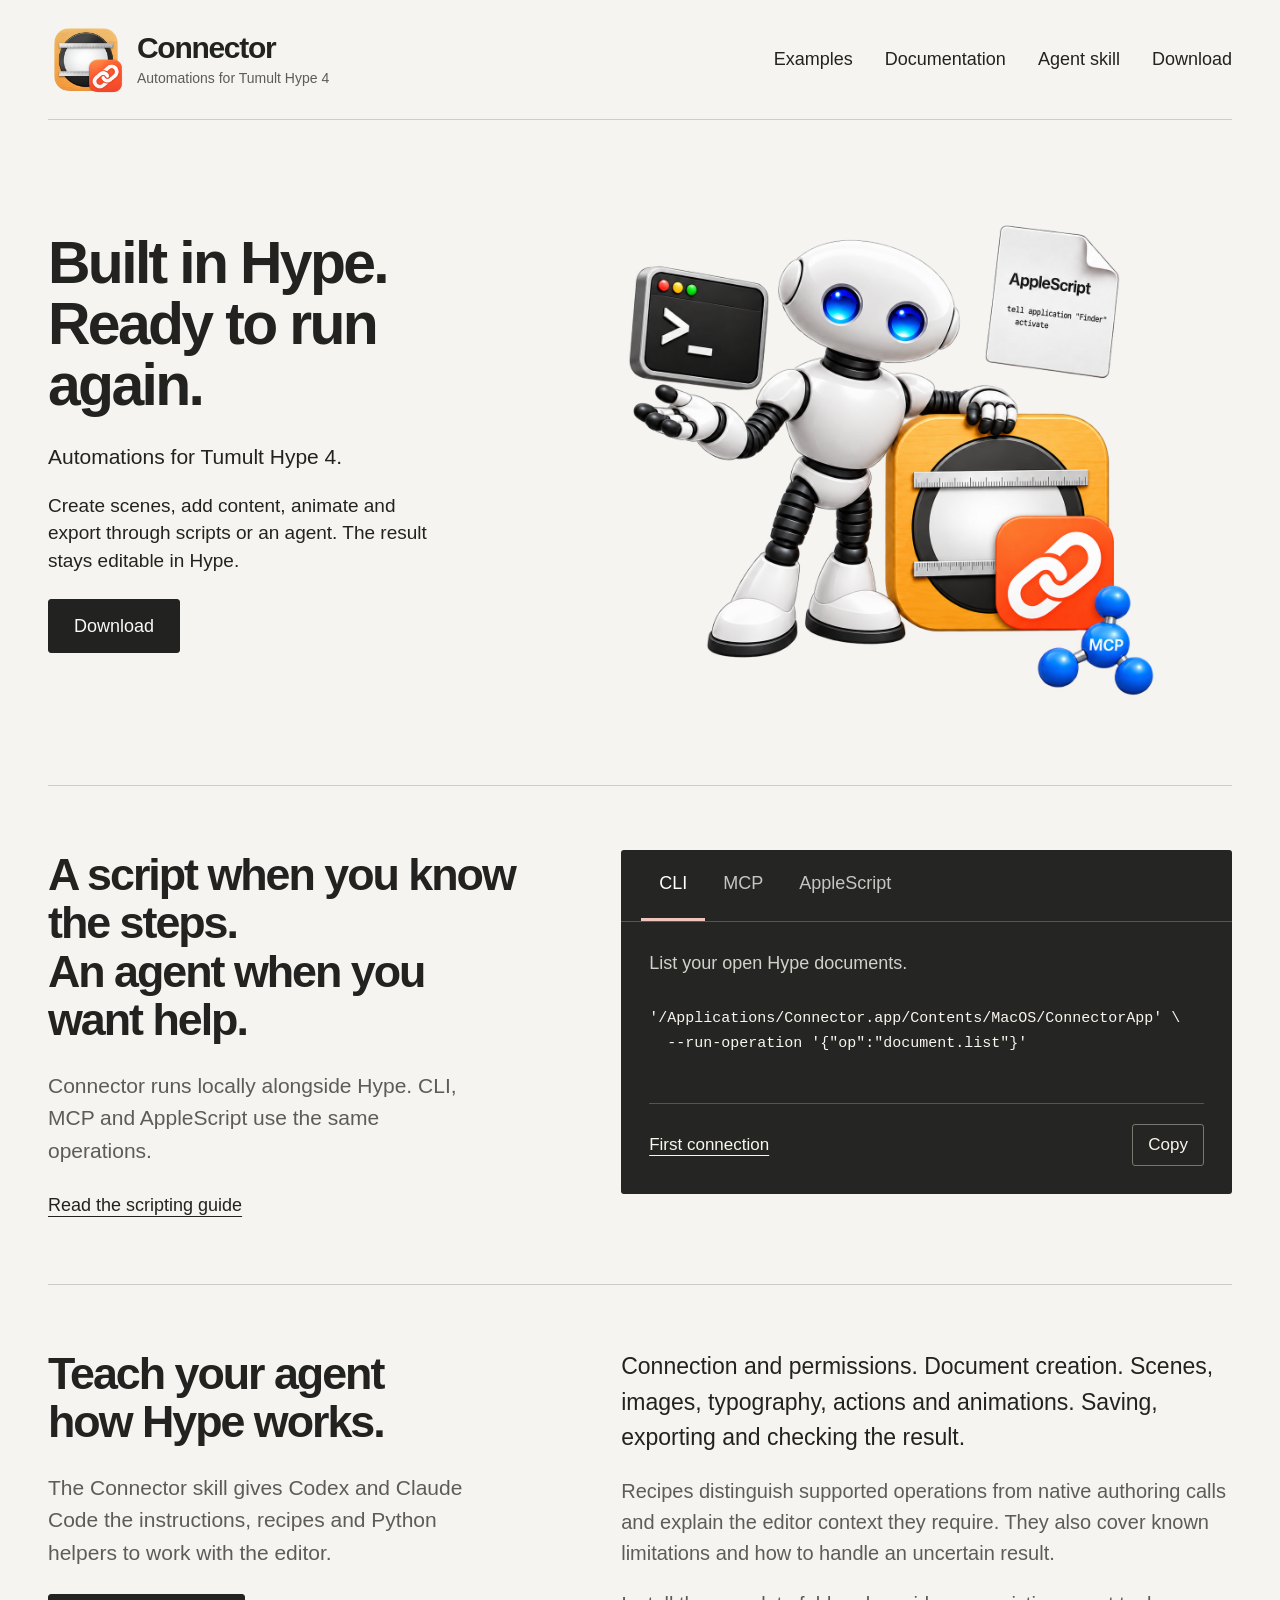
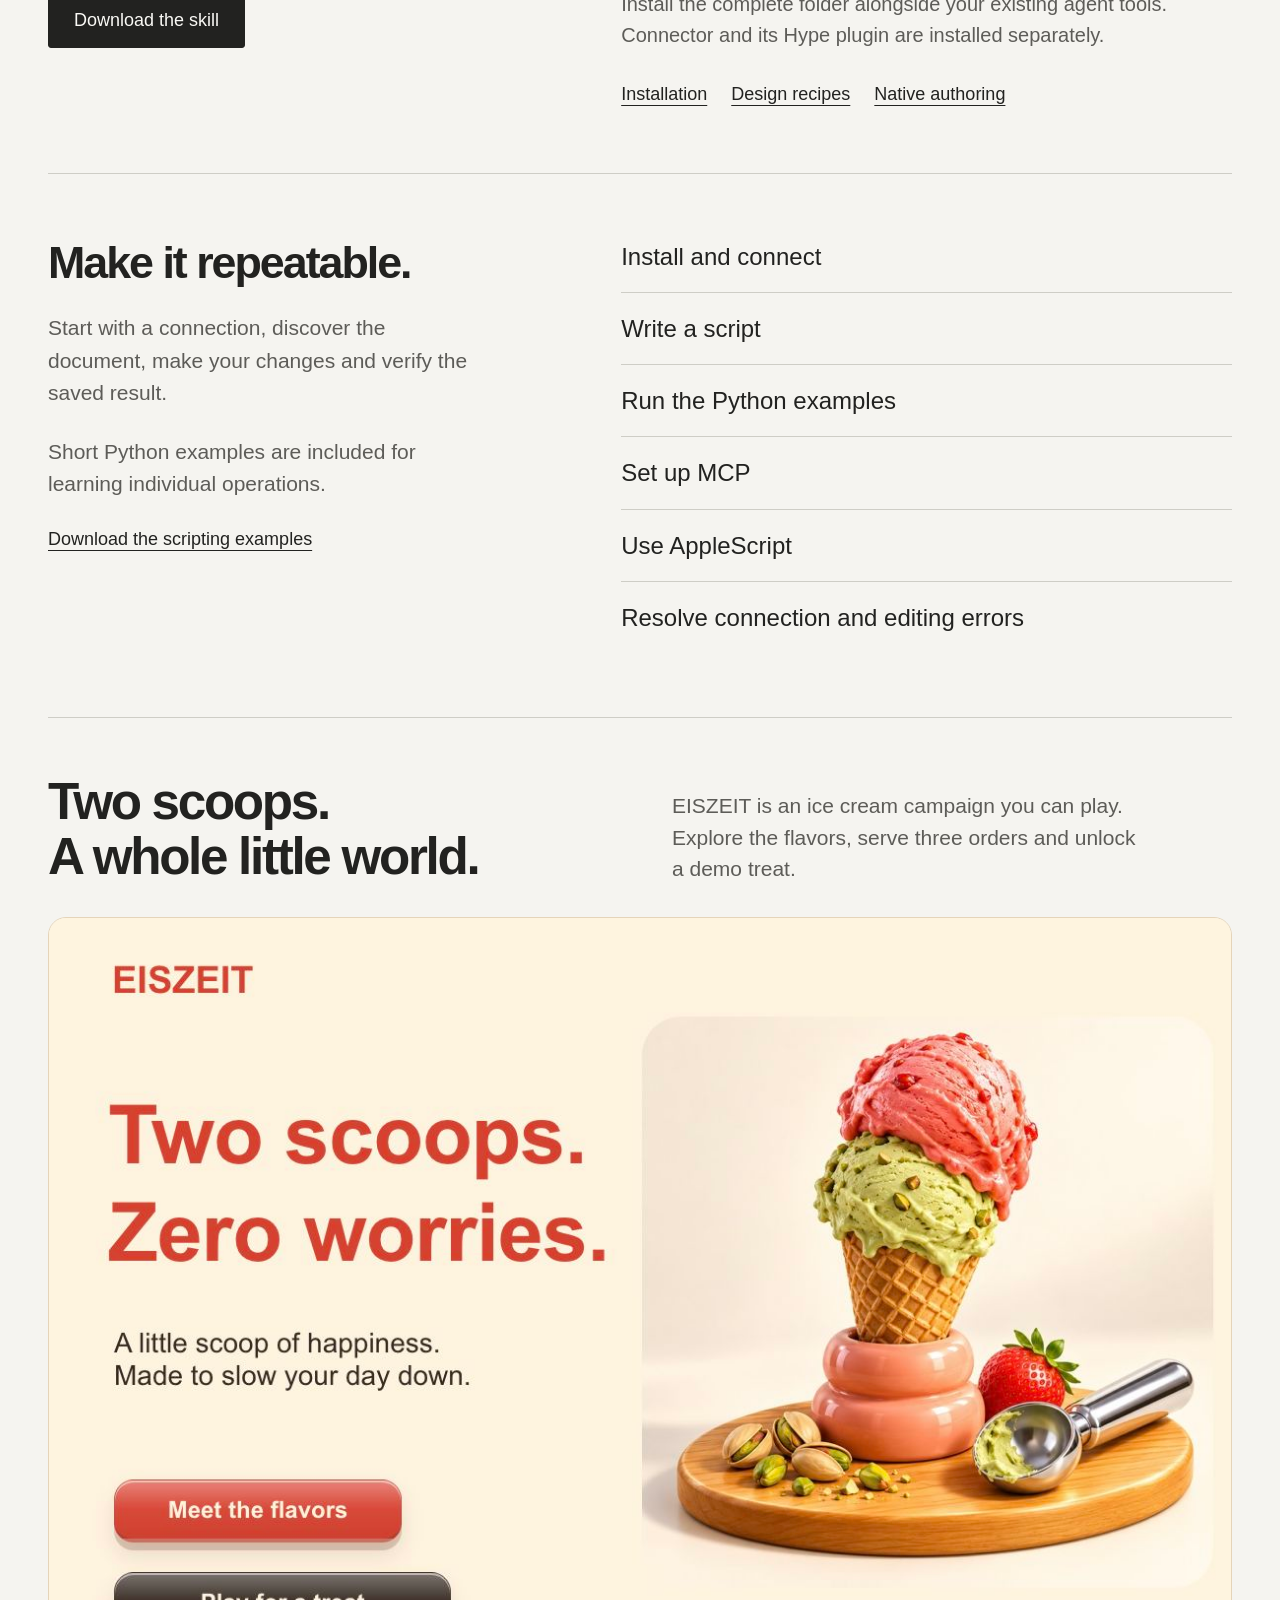
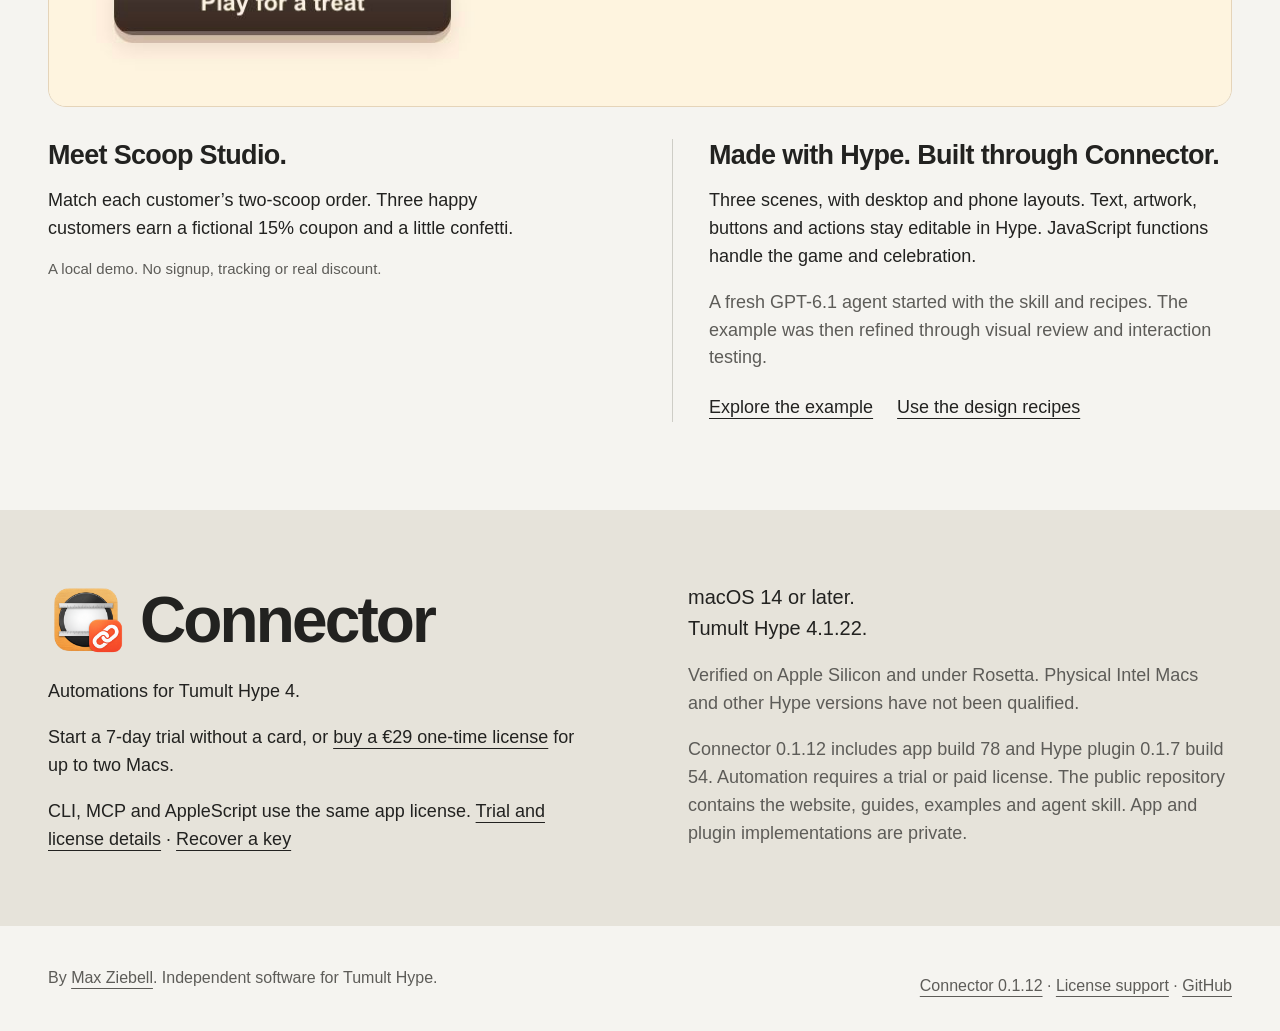
<file: site/index.html>
<!doctype html>
<html lang="en">
<head>
  <meta charset="utf-8">
  <meta name="viewport" content="width=device-width, initial-scale=1">
  <meta name="theme-color" content="#f5f4f0">
  <meta name="description" content="Build editable Hype documents with scripts or agents. Connector brings local CLI, AppleScript and MCP automation to Tumult Hype 4.">
  <meta property="og:title" content="Connector — Automations for Tumult Hype 4">
  <meta property="og:description" content="Built in Hype. Ready to run again. Local scripting and agent tools for editable documents.">
  <meta property="og:type" content="website">
  <meta property="og:url" content="https://worldoptimizer.github.io/hype-connector/">
  <!--SHARE_METADATA-->
  <title>Connector — Automations for Tumult Hype 4</title>
  <link rel="icon" href="assets/connector-app-icon.png" type="image/png">
  <link rel="stylesheet" href="assets/style.css">
  <link rel="stylesheet" href="assets/connector-brand.css">
  <script src="assets/site.js" defer></script>
</head>
<body>
<a class="skip" href="#main">Skip to content</a>
<!--PREVIEW_NOTICE-->
<header class="site-header wrap">
  <a class="brand" href="./"><img src="assets/connector-app-icon.png" width="76" height="76" alt=""><span class="brand-copy"><span>Connector</span><span class="brand-tagline">Automations for Tumult Hype 4</span></span></a>
  <nav aria-label="Main navigation"><a href="#examples">Examples</a><a href="guides/getting-started.html">Documentation</a><a href="guides/agent-skill.html">Agent skill</a><a href="#download">Download</a></nav>
</header>
<main id="main">
  <section class="hero wrap" aria-labelledby="hero-title"><div class="hero-copy"><h1 id="hero-title">Built in Hype.<br>Ready to run again.</h1><div class="hero-intro"><p>Automations for Tumult Hype 4.</p><p>Create scenes, add content, animate and export through scripts or an agent. The result stays editable in Hype.</p><a class="button" href="#download">Download</a></div></div><img class="hero-art" src="assets/connector-hero-v1.png" alt="Connector robot presenting CLI, AppleScript and MCP around the Connector app icon" width="1280" height="1280" fetchpriority="high"></section>



  <section class="section wrap split" id="workflows" aria-labelledby="workflows-title">
    <div class="section-intro"><h2 id="workflows-title">A script when you know the steps.<br>An agent when you want help.</h2><p>Connector runs locally alongside Hype. CLI, MCP and AppleScript use the same operations.</p><a href="guides/scripting.html">Read the scripting guide</a></div>
    <div class="code-demo">
      <div class="code-tabs" role="tablist" aria-label="Choose an interface">
        <button id="tab-cli" role="tab" aria-selected="true" aria-controls="panel-cli" data-tab="cli">CLI</button>
        <button id="tab-mcp" role="tab" aria-selected="false" aria-controls="panel-mcp" tabindex="-1" data-tab="mcp">MCP</button>
        <button id="tab-applescript" role="tab" aria-selected="false" aria-controls="panel-applescript" tabindex="-1" data-tab="applescript">AppleScript</button>
      </div>
      <div class="code-panel" id="panel-cli" role="tabpanel" aria-labelledby="tab-cli" tabindex="0">
        <p>List your open Hype documents.</p>
        <pre><code>'/Applications/Connector.app/Contents/MacOS/ConnectorApp' \
  --run-operation '{"op":"document.list"}'</code></pre>
        <div class="code-bottom"><a href="guides/getting-started.html">First connection</a><button class="copy-button" data-copy="panel-cli" aria-label="Copy CLI example">Copy</button></div>
      </div>
      <div class="code-panel" id="panel-mcp" role="tabpanel" aria-labelledby="tab-mcp" tabindex="0" hidden>
        <p>Connect an MCP client to the local app.</p>
        <pre><code>{
  "mcpServers": {
    "hype-connector": {
      "command": "/Applications/Connector.app/Contents/MacOS/ConnectorApp",
      "args": ["--mcp-stdio"]
    }
  }
}</code></pre>
        <div class="code-bottom"><a href="guides/mcp.html">MCP setup</a><button class="copy-button" data-copy="panel-mcp" aria-label="Copy MCP configuration">Copy</button></div>
      </div>
      <div class="code-panel" id="panel-applescript" role="tabpanel" aria-labelledby="tab-applescript" tabindex="0" hidden>
        <p>Find Hype sessions from Script Editor.</p>
        <pre><code>tell application "Connector"
    set responseJSON to perform operation "{\"op\":\"host.list\"}"
end tell</code></pre>
        <div class="code-bottom"><a href="guides/applescript.html">AppleScript guide</a><button class="copy-button" data-copy="panel-applescript" aria-label="Copy AppleScript example">Copy</button></div>
      </div>
    </div>
  </section>

  <section class="section wrap split" aria-labelledby="skill-title">
    <div class="section-intro"><h2 id="skill-title">Teach your agent<br>how Hype works.</h2><p>The Connector skill gives Codex and Claude Code the instructions, recipes and Python helpers to work with the editor.</p><a class="button" href="downloads/hype-connector-skill.zip" download>Download the skill</a></div>
    <div class="skill-content"><p>Connection and permissions. Document creation. Scenes, images, typography, actions and animations. Saving, exporting and checking the result.</p><p>Recipes distinguish supported operations from native authoring calls and explain the editor context they require. They also cover known limitations and how to handle an uncertain result.</p><p>Install the complete folder alongside your existing agent tools. Connector and its Hype plugin are installed separately.</p><div class="link-row"><a href="guides/agent-skill.html">Installation</a><a href="guides/skill-design.html">Design recipes</a><a href="guides/skill-native.html">Native authoring</a></div></div>
  </section>

  <section class="section wrap split" aria-labelledby="guides-title">
    <div class="section-intro"><h2 id="guides-title">Make it repeatable.</h2><p>Start with a connection, discover the document, make your changes and verify the saved result.</p><p>Short Python examples are included for learning individual operations.</p><a href="downloads/connector-examples.zip" download>Download the scripting examples</a></div>
    <nav class="guide-links" aria-label="Guides"><a href="guides/getting-started.html">Install and connect</a><a href="guides/scripting.html">Write a script</a><a href="guides/examples.html">Run the Python examples</a><a href="guides/mcp.html">Set up MCP</a><a href="guides/applescript.html">Use AppleScript</a><a href="guides/troubleshooting.html">Resolve connection and editing errors</a></nav>
  </section>

  <section class="showcase wrap" id="examples" aria-labelledby="showcase-title">
    <div class="showcase-heading"><h2 id="showcase-title">Two scoops.<br>A whole little world.</h2><p>EISZEIT is an ice cream campaign you can play. Explore the flavors, serve three orders and unlock a demo treat.</p></div>
    <a class="showcase-preview" href="demos/eiszeit/index.html" aria-label="Play EISZEIT, the ice cream campaign"><img class="showcase-image" src="assets/eiszeit-studio.png" width="1200" height="800" alt="EISZEIT: Two scoops. Zero worries. Strawberry and pistachio ice cream on a wooden plinth, with raised buttons to meet the flavors or play for a treat." loading="lazy"></a>
    <div class="showcase-details">
      <div class="showcase-play"><h3>Meet Scoop Studio.</h3><p>Match each customer’s two-scoop order. Three happy customers earn a fictional 15% coupon and a little confetti.</p><!--SHOWCASE_LINK--><p class="demo-note">A local demo. No signup, tracking or real discount.</p></div>
      <div class="showcase-making"><h3>Made with Hype. Built through Connector.</h3><p>Three scenes, with desktop and phone layouts. Text, artwork, buttons and actions stay editable in Hype. JavaScript functions handle the game and celebration.</p><p>A fresh GPT-6.1 agent started with the skill and recipes. The example was then refined through visual review and interaction testing.</p><div class="link-row"><a href="guides/examples.html">Explore the example</a><a href="guides/skill-design.html">Use the design recipes</a></div></div>
    </div>
  </section>
<section class="download-section" id="download" aria-labelledby="download-title"><div class="wrap download-layout"><div><div class="download-brand"><img src="assets/connector-app-icon.png" alt="" width="76" height="76"><h2 id="download-title">Connector</h2></div><p>Automations for Tumult Hype 4.</p><!--DOWNLOAD_BUTTON--><p>Start a 7-day trial without a card, or <a href="https://license.maxziebell.de/checkout">buy a €29 one-time license</a> for up to two Macs.</p><p>CLI, MCP and AppleScript use the same app license. <a href="guides/licensing.html">Trial and license details</a> · <a href="https://license.maxziebell.de/recover">Recover a key</a></p></div><div class="download-details"><p>macOS 14 or later.<br>Tumult Hype 4.1.22.</p><p>Verified on Apple Silicon and under Rosetta. Physical Intel Macs and other Hype versions have not been qualified.</p><p>Connector 0.1.12 includes app build 78 and Hype plugin 0.1.7 build 54. Automation requires a trial or paid license. The public repository contains the website, guides, examples and agent skill. App and plugin implementations are private.</p></div></div></section>
</main>
<footer class="footer wrap"><p>By <a href="https://github.com/worldoptimizer">Max Ziebell</a>. Independent software for Tumult Hype.</p><p><a href="guides/updates.html">Connector 0.1.12</a> · <a href="mailto:license@maxziebell.de">License support</a> · <a href="https://github.com/worldoptimizer/hype-connector">GitHub</a></p></footer>
<div class="copy-status sr-only" aria-live="polite"></div>
</body>
</html>
</file>
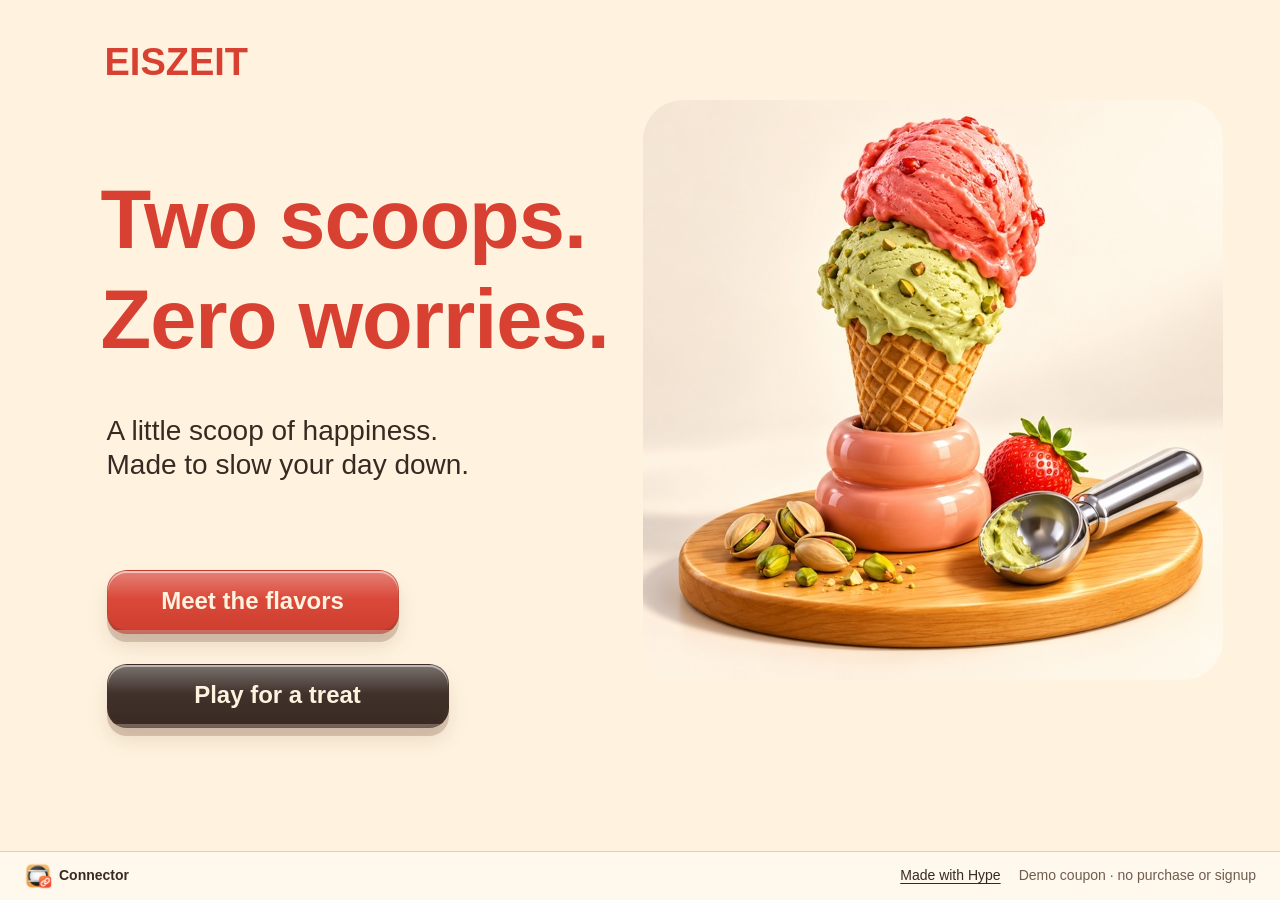
<file: site/demos/eiszeit/index.html>
<!doctype html>
<html lang="en">
<head>
<meta charset="utf-8"><meta name="viewport" content="width=device-width, initial-scale=1">
<title>EISZEIT · Scoop Studio — Made with Hype</title>
<meta name="description" content="Two scoops. Zero worries. Serve three ice cream orders and unlock a playful demo coupon. Made with Tumult Hype through Connector.">
<meta name="theme-color" content="#fff3df">
<link rel="icon" href="../../assets/connector-app-icon.png" type="image/png">
<style>
*{box-sizing:border-box}html,body{margin:0;height:100%;background:#fff3df;color:#382a23;font-family:-apple-system,BlinkMacSystemFont,"Helvetica Neue",Arial,sans-serif}
body{display:grid;grid-template-rows:minmax(0,1fr) auto;height:100svh}main{min-height:0;display:flex;justify-content:center}iframe{display:block;width:100%;height:100%;border:0}
footer{display:flex;align-items:center;justify-content:space-between;gap:16px;padding:10px 24px;border-top:1px solid #decfb7;font-size:14px;line-height:1.4;background:#fff8ec}
a{color:inherit;text-underline-offset:3px}a:hover{color:#b73529}a:focus-visible{outline:2px solid #b73529;outline-offset:4px}
.brand{display:inline-flex;align-items:center;gap:7px;font-weight:600;text-decoration:none}.brand img{width:28px;height:28px}footer p{margin:0}.credit{display:flex;align-items:center;gap:18px}.credit span{color:#705d4f}
@media(min-width:900px) and (min-height:600px){iframe{width:min(100%,calc((100svh - 50px)*1.5))}}
@media(max-width:540px){footer{padding:9px 14px;font-size:13px;gap:10px}.credit{gap:6px;align-items:flex-end;flex-direction:column}.credit span{font-size:12px}}
</style>
</head>
<body>
<main><iframe src="scene/index.html" title="EISZEIT: explore the flavors and serve three orders to earn a demo coupon" allow="clipboard-write"></iframe></main>
<footer><a class="brand" href="../../#examples"><img src="../../assets/connector-app-icon.png" alt="" width="28" height="28">Connector</a><p class="credit"><a href="https://tumult.com/hype/">Made with Hype</a><span>Demo coupon · no purchase or signup</span></p></footer>
</body></html>
</file>
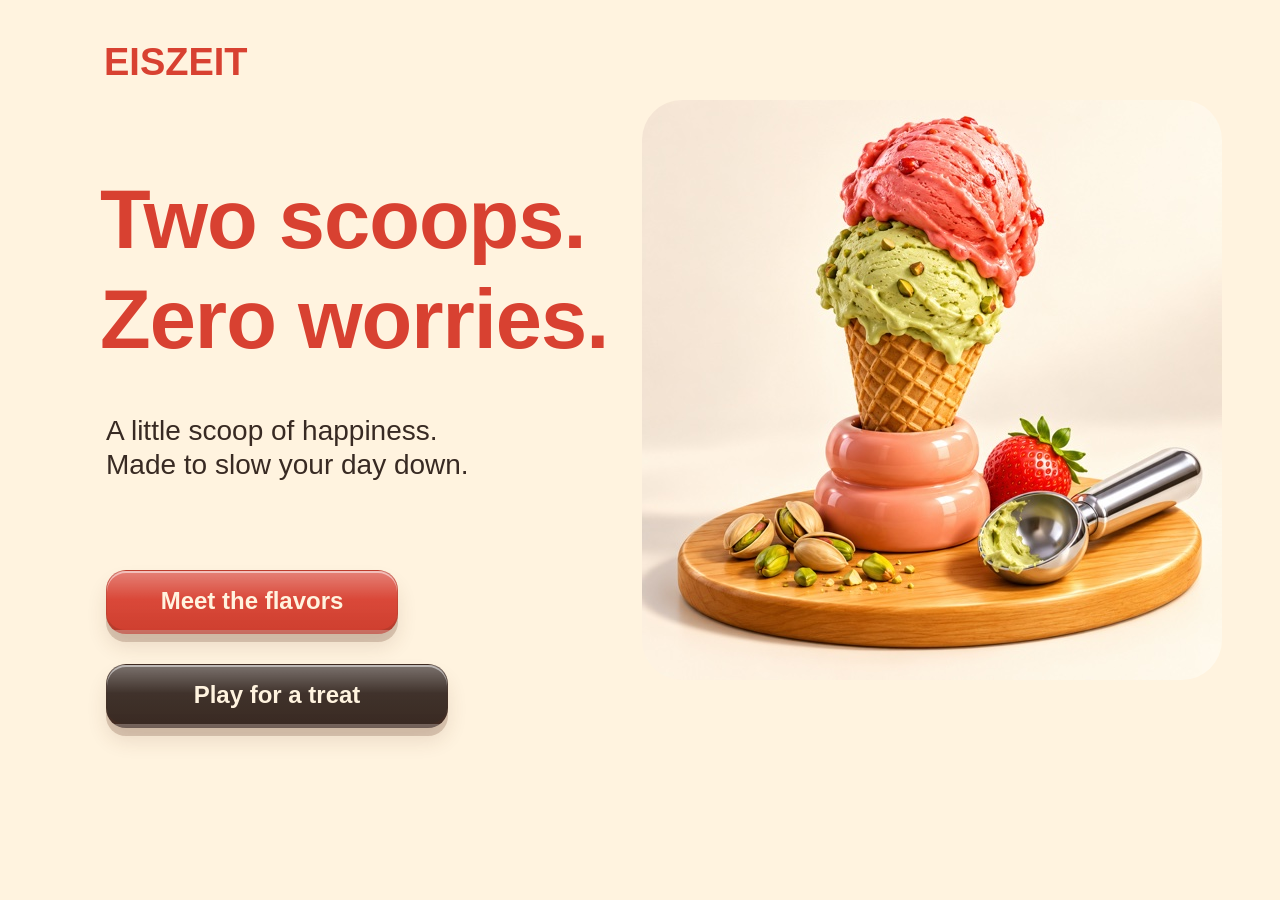
<file: site/demos/eiszeit/scene/index.html>
<!DOCTYPE html>
<html>
  <head>
	<meta http-equiv="Content-Type" content="text/html; charset=utf-8" />
	<meta http-equiv="X-UA-Compatible" content="chrome=1,IE=edge" />
	<title>index</title>
	<style>
		html {
			height:100%;
		}
		body {
			background-color:#FFF3DF;
			margin:0;
			height:100%;
		}
	</style>
	<!-- copy these lines to your document head: -->

	<meta name="viewport" content="user-scalable=yes, initial-scale=1.0, width=600" />
<title>EISZEIT · Scoop Studio</title><meta name="viewport" content="width=device-width, initial-scale=1"><style>
html,body{margin:0;background:#FFF3DF;color:#382A23}body{overflow-x:hidden}
[id^="ss-nav"],[id^="ss-pick"],#ss-serve,#ss-clear,[id^="ss-serve-"],[id^="ss-clear-"]{border-radius:18px!important;cursor:pointer!important;box-sizing:content-box!important;white-space:normal!important;transition:filter .15s,box-shadow .15s}
[role="button"]:hover{filter:brightness(.96)}[role="button"]:focus-visible{outline:4px solid #382A23!important;outline-offset:5px}
[id^="ss-hero"]{border-radius:40px!important;mix-blend-mode:multiply}
[id^="ss-bottom"],[id^="ss-top"]{pointer-events:none!important;transition:opacity .18s}
[id^="ss-feedback"],[id^="ss-order"]{white-space:normal!important;overflow-wrap:break-word}
@media(prefers-reduced-motion:reduce){*{transition:none!important;animation:none!important}}
</style><script>(function () {
  'use strict';
  var orders = [ ['Strawberry','Pistachio'], ['Vanilla','Vanilla'], ['Pistachio','Vanilla'] ];
  var guests = ['Mia', 'Sam', 'Alex'];
  var state = { order: 0, scoops: [], served: 0, done: false, message: 'Match the order. Any stacking order is fine.', couponMessage: 'Your demo code is ready to copy.' };
  var filters = {Vanilla:'none', Strawberry:'sepia(.4) saturate(1.55) hue-rotate(315deg)', Pistachio:'sepia(.4) saturate(1.1) hue-rotate(23deg)'};
  function all(id, fn) { document.querySelectorAll('[id="'+id+'"],[id="'+id+'-phone"]').forEach(fn); }
  function text(id, value) { all(id, function(n) { n.textContent = value; }); }
  function render() {
    text('ss-game-title',state.done ? 'Your treat is ready.' : 'Scoop. Serve. Get a treat.');
    text('ss-progress', state.done ? 'Three happy customers.' : 'Order '+(state.order+1)+' of 3');
    text('ss-guest', state.done ? 'Sweet work.' : guests[state.order]+' would love');
    text('ss-order', state.done ? 'You made everyone’s day.' : orders[state.order].join(' + '));
    text('ss-feedback',state.message);
    text('ss-count', state.done ? '3 / 3 served' : state.scoops.length+' / 2 scoops');
    text('ss-serve', state.done ? 'Play again' : 'Serve this cone');
    ['ss-progress','ss-guest','ss-order','ss-feedback','ss-count','ss-cone','ss-bottom','ss-top','ss-serve','ss-clear','ss-goal','ss-pick-vanilla','ss-pick-strawberry','ss-pick-pistachio'].forEach(function(id){all(id,function(n){n.style.setProperty('display',state.done?'none':(id==='ss-serve'||id==='ss-clear'||id.indexOf('ss-pick-')===0?'flex':'block'),'important');});});
    document.querySelectorAll('[id^="ss-coupon-"]').forEach(function(n){
      var button=n.id.indexOf('ss-coupon-copy')===0||n.id.indexOf('ss-coupon-replay')===0||n.id.indexOf('ss-coupon-back')===0;
      n.style.setProperty('display',state.done?(button?'flex':'block'):'none','important');n.style.opacity=state.done?'1':'0';
      n.setAttribute('aria-hidden',state.done?'false':'true');
    });
    text('ss-coupon-status',state.couponMessage);
    all('ss-nav-home-game',function(n){n.style.setProperty('display',state.done?'none':'flex','important');});
    ['bottom','top'].forEach(function(slot,i) { all('ss-'+slot,function(n) {
      n.style.opacity = state.scoops[i] ? '1':'0'; n.setAttribute('aria-hidden',state.scoops[i]?'false':'true');
      n.style.filter = filters[state.scoops[i]] || 'none';
      n.setAttribute('aria-label', state.scoops[i] ? state.scoops[i]+' scoop' : 'Empty scoop slot'); n.setAttribute('alt',state.scoops[i] ? state.scoops[i]+' scoop' : ''); n.setAttribute('title',state.scoops[i] ? state.scoops[i]+' scoop' : '');
    }); });
    if(activeDocument)fit(activeDocument);
    ['Vanilla','Strawberry','Pistachio'].forEach(function(flavor) { all('ss-pick-'+flavor.toLowerCase(),function(n) {
      n.setAttribute('aria-disabled',state.done ? 'true':'false');
    }); });
  }
  function reset() { state = {order:0,scoops:[],served:0,done:false,message:'Match the order. Any stacking order is fine.',couponMessage:'Your demo code is ready to copy.'}; render(); requestAnimationFrame(function(){window.scrollTo(0,0);all('ss-game-title',function(n){if(n.getBoundingClientRect().height){n.setAttribute('tabindex','-1');n.focus({preventScroll:true});}});}); }
  window.ScoopStudio = {
    pick:function(flavor) {
      if (state.done) { state.message='All orders served! Choose Play again for another round.'; render(); return; }
      if (state.scoops.length===2) {state.message='That’s a full cone. Serve it, or clear it to try again.'; render(); return;}
      state.scoops.push(flavor);
      state.message = state.scoops.length===2 ? 'Looking delicious. Ready to serve?' : 'One more scoop to make their day.';
      render();
    },
    serve:function() {
      if (state.done) { reset(); return; }
      if (state.scoops.length!==2) {state.message='This order needs two scoops. Add '+(2-state.scoops.length)+' more.'; render(); return;}
      if (state.scoops.slice().sort().join('|')!==orders[state.order].slice().sort().join('|')) {
        state.message='A little mix-up. Clear the cone and match the order above.'; render(); return;
      }
      state.served++;
      if (state.served===3) {state.done=true; state.message='Perfect service. Your demo treat is ready.';requestAnimationFrame(function(){window.scrollTo(0,0);all('ss-game-title',function(n){if(n.getBoundingClientRect().height){n.setAttribute('tabindex','-1');n.focus({preventScroll:true});}});});}
      else {state.scoops=[];state.order++;state.message='Lovely! Next customer, next little moment of joy.';}
      render();
    }, clear:function() {if (state.done) {reset();return;} state.scoops=[];state.message='A fresh cone. Match the customer’s two scoops.';render();},
    restart:reset,
    copyCode:function(){
      function manual(){
        state.couponMessage='Select and copy SCOOP15.';render();
        var code=Array.from(document.querySelectorAll('[id^="ss-coupon-code"]')).find(function(n){return n.getBoundingClientRect().height>0;});
        if(code){code.style.userSelect='text';var range=document.createRange();range.selectNodeContents(code);var selection=window.getSelection();selection.removeAllRanges();selection.addRange(range);}
      }
      if(navigator.clipboard&&navigator.clipboard.writeText){
        navigator.clipboard.writeText('SCOOP15').then(function(){state.couponMessage='Copied! SCOOP15 is on your clipboard.';render();},manual);
      }else{manual();}
    },
    snapshot:function() {return JSON.parse(JSON.stringify(state));}
  };
  var activeDocument = null;
  function fit(hd) {
    if (!hd) return;
    activeDocument = hd;
    var phone = hd.currentLayoutName() === 'Phone';
    var base = phone ? 600 : 1200;
    var height = phone && state.done && hd.currentSceneName()==='Scoop studio' ? 1240 : phone ? ({'Two scoops':1270,'Good ingredients':1400,'Scoop studio':1480}[hd.currentSceneName()] || 1480) : 800;
    var scale = Math.min(window.innerWidth / base, 1);
    var root = document.getElementById(hd.documentId());
    if (!root) return;
    root.style.setProperty('width', (base*scale)+'px','important');
    root.style.setProperty('height', (height*scale)+'px','important');
    root.style.marginLeft='auto'; root.style.marginRight='auto';
    root.querySelectorAll('.HYPE_scene').forEach(function(n) {
      n.style.setProperty('width',base+'px','important');
      n.style.setProperty('height',height+'px','important');
      n.style.zoom=String(scale);
    });
  }
  function setup(hypeDocument) {
    document.title='EISZEIT · Scoop Studio';
    document.querySelectorAll('[id^="ss-"]').forEach(function(n) {
      if (n.id.match(/ss-(nav|pick|serve|clear|restart|coupon-copy|coupon-replay|coupon-back)/)) {
        n.setAttribute('role','button');n.setAttribute('tabindex','0');
        if (!n.dataset.keyboardReady) { n.dataset.keyboardReady='yes';n.addEventListener('keydown',function(e) {
          if (e.key==='Enter'||e.key===' ') {e.preventDefault();n.click();}
        }); }
      }
    });
    all('ss-coupon-status',function(n){n.setAttribute('role','status');n.setAttribute('aria-live','polite');n.setAttribute('aria-atomic','true');});
    all('ss-feedback',function(n){n.setAttribute('role','status');n.setAttribute('aria-live','polite');n.setAttribute('aria-atomic','true');});
    render();
    fit(hypeDocument);
    requestAnimationFrame(function(){fit(hypeDocument);window.scrollTo(0,0);});
    return true;
  }
  window.HYPE_eventListeners = window.HYPE_eventListeners || [];
  window.HYPE_eventListeners.push({type:'HypeSceneLoad',callback:setup});
  window.HYPE_eventListeners.push({type:'HypeLayoutRequest',callback:function(hd){
    requestAnimationFrame(function(){fit(hd);render();});
    return window.innerWidth < 800 ? 'Phone' : 'Untitled Layout';
  }});
  window.addEventListener('resize',function(){requestAnimationFrame(function(){fit(activeDocument);render();});});
})();
</script><style>[id^="ss-nav"],[id^="ss-pick"],[id^="ss-serve"],[id^="ss-clear"],[id^="ss-coupon-copy"],[id^="ss-coupon-replay"],[id^="ss-coupon-back"]{
 display:flex!important;align-items:center!important;justify-content:center!important;
 padding:0!important;box-sizing:border-box!important;line-height:1.15!important;text-align:center!important;
 border-radius:20px!important;border:1px solid rgba(97,52,32,.16)!important;border-bottom:4px solid rgba(97,52,32,.22)!important;
 background-image:linear-gradient(180deg,rgba(255,255,255,.34),rgba(255,255,255,.04) 48%,rgba(84,40,21,.07))!important;
 box-shadow:0 8px 0 rgba(103,57,34,.22),0 13px 20px rgba(90,48,27,.12),inset 0 2px 0 rgba(255,255,255,.5)!important;
 text-shadow:0 1px 0 rgba(255,255,255,.12);
 transition:filter .14s,box-shadow .14s,translate .14s!important;
}
[role="button"]:hover{filter:brightness(1.035)}
[role="button"]:active{translate:0 5px!important;box-shadow:0 3px 0 rgba(103,57,34,.26),0 6px 10px rgba(90,48,27,.12),inset 0 2px 3px rgba(70,30,15,.12)!important}
@media(prefers-reduced-motion:reduce){[role="button"]{transition:none!important}}

[id^="ss-coupon-panel"]{border-radius:32px!important;background-image:linear-gradient(145deg,rgba(255,255,255,.52),transparent 55%,rgba(128,69,29,.08));box-shadow:0 10px 0 #DBB889,0 20px 32px rgba(83,43,18,.12),inset 0 2px 0 rgba(255,255,255,.7);border:1px solid #E3BD8C!important;box-sizing:border-box!important}
[id^="ss-coupon-code"]{letter-spacing:4px!important;user-select:text!important}
</style>

	<!-- end copy -->
  </head>
  <body>
	<!-- copy these lines to your document: -->

	<div id="index_hype_container" class="HYPE_document" style="margin:auto;position:relative;width:100%;height:1270px;overflow:hidden;">
		<script type="text/javascript" charset="utf-8" src="index.hyperesources/index_hype_generated_script.js?91192"></script>
	</div>

	<!-- end copy -->
  </body>
</html>
</file>
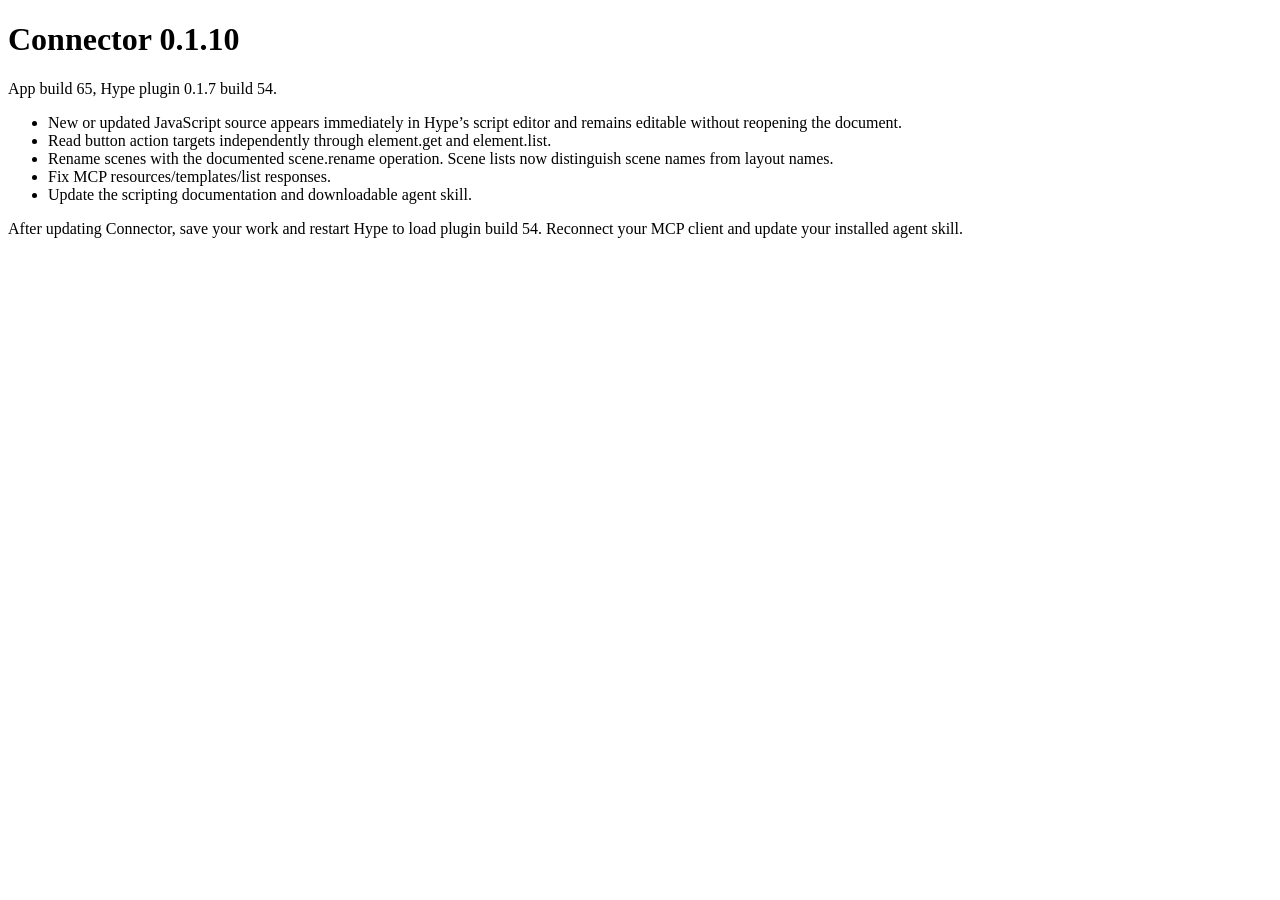
<file: site/updates/RELEASE_NOTES_0.1.10.html>
<!doctype html><html lang="en"><meta charset="utf-8"><title>Connector 0.1.10</title><body><h1>Connector 0.1.10</h1>
<p>App build 65, Hype plugin 0.1.7 build 54.</p>
<ul><li>New or updated JavaScript source appears immediately in Hype’s script editor and remains editable without reopening the document.</li><li>Read button action targets independently through element.get and element.list.</li><li>Rename scenes with the documented scene.rename operation. Scene lists now distinguish scene names from layout names.</li><li>Fix MCP resources/templates/list responses.</li><li>Update the scripting documentation and downloadable agent skill.</li></ul>
<p>After updating Connector, save your work and restart Hype to load plugin build 54. Reconnect your MCP client and update your installed agent skill.</p></body></html>
</file>
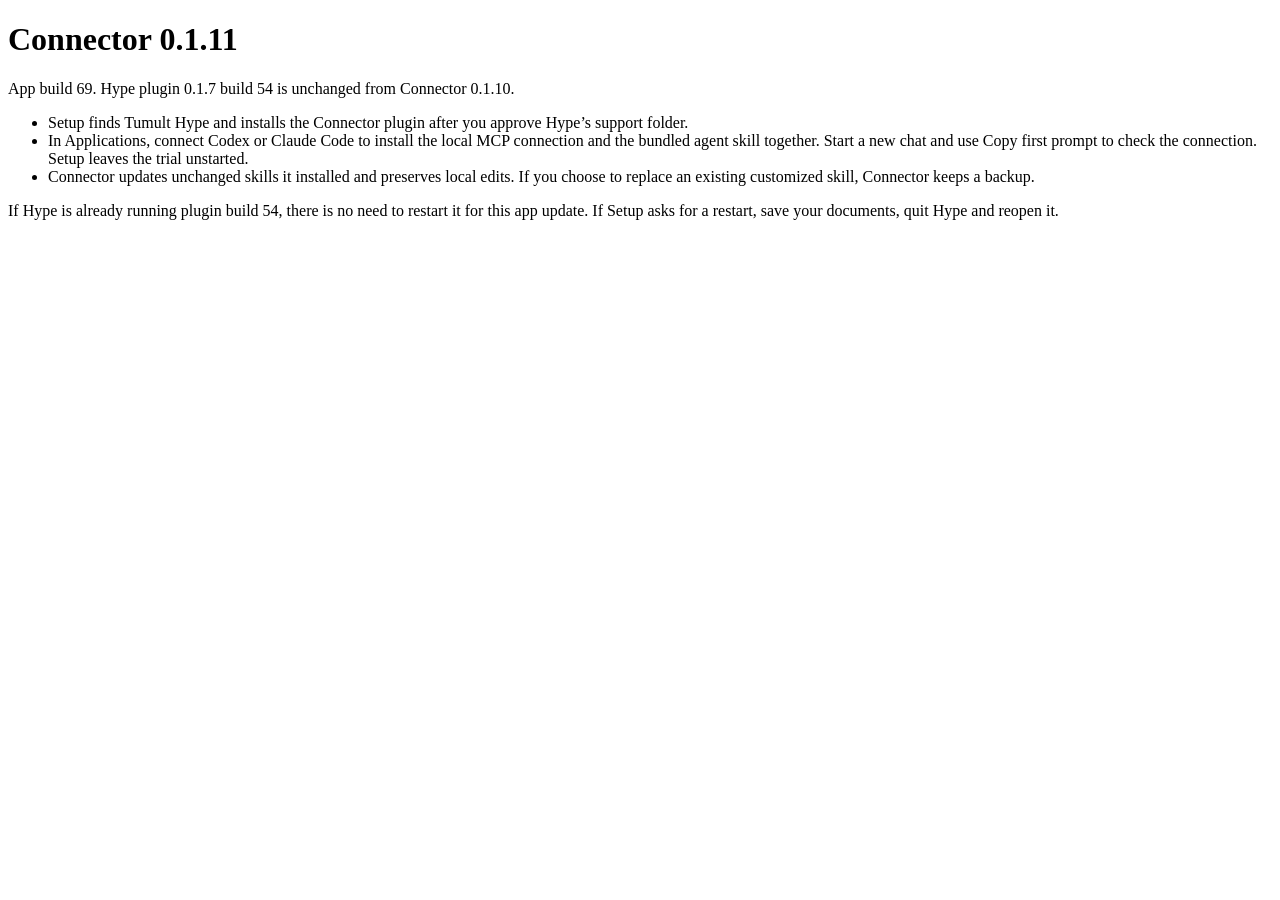
<file: site/updates/RELEASE_NOTES_0.1.11.html>
<!doctype html><html lang="en"><meta charset="utf-8"><title>Connector 0.1.11</title><body><h1>Connector 0.1.11</h1>
<p>App build 69. Hype plugin 0.1.7 build 54 is unchanged from Connector 0.1.10.</p>
<ul>
<li>Setup finds Tumult Hype and installs the Connector plugin after you approve Hype’s support folder.</li>
<li>In Applications, connect Codex or Claude Code to install the local MCP connection and the bundled agent skill together. Start a new chat and use Copy first prompt to check the connection. Setup leaves the trial unstarted.</li>
<li>Connector updates unchanged skills it installed and preserves local edits. If you choose to replace an existing customized skill, Connector keeps a backup.</li>
</ul>
<p>If Hype is already running plugin build 54, there is no need to restart it for this app update. If Setup asks for a restart, save your documents, quit Hype and reopen it.</p></body></html>
</file>
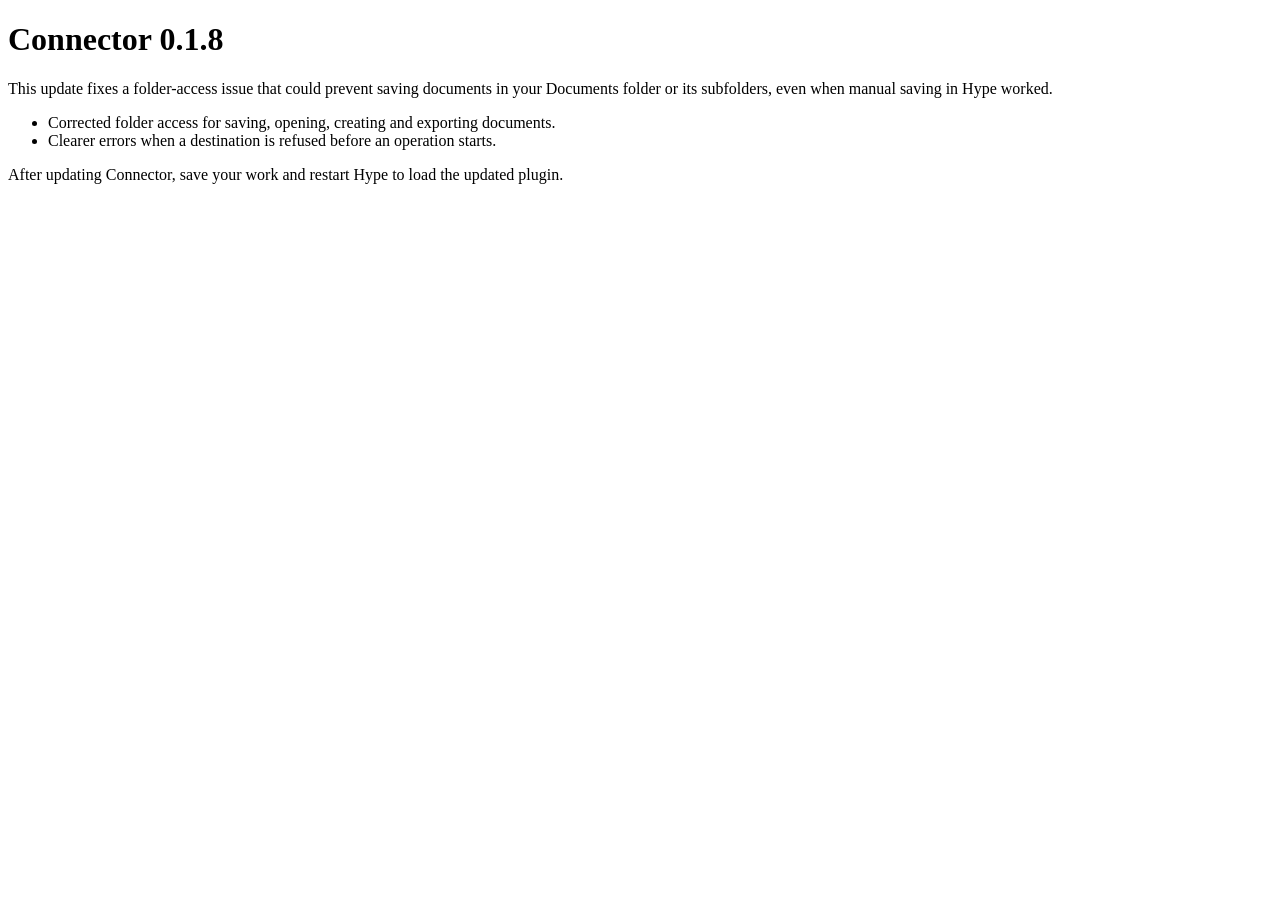
<file: site/updates/RELEASE_NOTES_0.1.8.html>
<!doctype html><html lang="en"><meta charset="utf-8"><title>Connector 0.1.8</title><body><h1>Connector 0.1.8</h1><p>This update fixes a folder-access issue that could prevent saving documents in your Documents folder or its subfolders, even when manual saving in Hype worked.</p><ul><li>Corrected folder access for saving, opening, creating and exporting documents.</li><li>Clearer errors when a destination is refused before an operation starts.</li></ul><p>After updating Connector, save your work and restart Hype to load the updated plugin.</p></body></html>
</file>
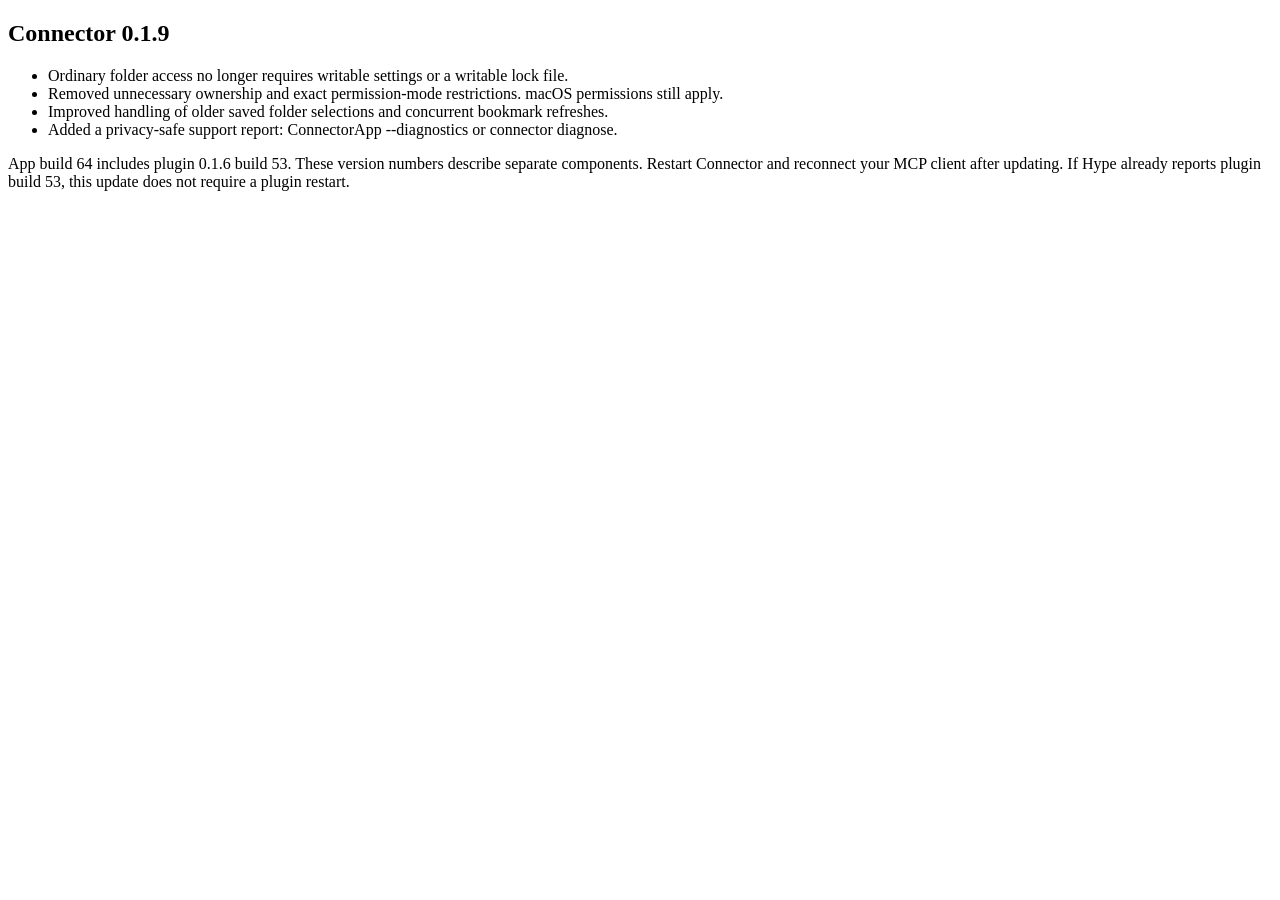
<file: site/updates/RELEASE_NOTES_0.1.9.html>
<!doctype html><html lang="en"><meta charset="utf-8"><title>Connector 0.1.9</title><body><h2>Connector 0.1.9</h2><ul><li>Ordinary folder access no longer requires writable settings or a writable lock file.</li><li>Removed unnecessary ownership and exact permission-mode restrictions. macOS permissions still apply.</li><li>Improved handling of older saved folder selections and concurrent bookmark refreshes.</li><li>Added a privacy-safe support report: ConnectorApp --diagnostics or connector diagnose.</li></ul><p>App build 64 includes plugin 0.1.6 build 53. These version numbers describe separate components. Restart Connector and reconnect your MCP client after updating. If Hype already reports plugin build 53, this update does not require a plugin restart.</p></body></html>
</file>
<file: site/assets/style.css>
:root{--paper:#f5f4f0;--ink:#222220;--muted:#5d5c58;--line:#cecdc6;--accent:#a62e35;--dark:#252624;--light:#faf9f5;color-scheme:light;font-family:-apple-system,BlinkMacSystemFont,"Helvetica Neue",Arial,sans-serif;font-size:18px;color:var(--ink);background:var(--paper)}
*{box-sizing:border-box}html{scroll-behavior:smooth;scroll-padding-top:24px}body{margin:0;line-height:1.55}a{color:inherit;text-underline-offset:5px;text-decoration-thickness:1px}a:hover{color:var(--accent)}button,input{font:inherit}button{cursor:pointer}img{max-width:100%;height:auto;display:block}figure,p{margin:0}p+p{margin-top:1em}h1,h2,h3,h4{font-weight:600;line-height:1.08;letter-spacing:-.045em;margin:0}h1{font-size:clamp(58px,7.4vw,110px)}h2{font-size:clamp(34px,3.5vw,52px)}h3{font-size:28px}button,a,input{touch-action:manipulation}:focus-visible{outline:3px solid var(--accent);outline-offset:6px}[hidden]{display:none!important}.wrap{width:min(1240px,calc(100% - 96px));margin-inline:auto}.sr-only{position:absolute;width:1px;height:1px;overflow:hidden;clip-path:inset(50%);white-space:nowrap}.skip{position:absolute;top:-100px;left:16px;z-index:10;background:var(--paper);padding:12px}.skip:focus{top:12px}.preview-banner{padding:10px 24px;text-align:center;font-size:16px;color:var(--muted);border-bottom:1px solid var(--line)}.site-header{display:flex;align-items:center;justify-content:space-between;gap:28px;min-height:112px;border-bottom:1px solid var(--line)}.brand{font-size:30px;font-weight:650;letter-spacing:-1.3px;text-decoration:none}.site-header nav{display:flex;gap:32px;flex-wrap:wrap;font-size:18px}.site-header nav a{text-decoration:none}.hero{padding-block:80px 72px;display:grid;grid-template-columns:1.4fr 1fr;gap:72px;align-items:end}.hero-intro{max-width:430px;padding-bottom:5px;font-size:23px;line-height:1.45}.hero-intro p:first-child{font-size:23px;font-weight:500}.hero-intro .button{margin-top:28px}.button{display:inline-flex;align-items:center;justify-content:center;background:var(--ink);border:1px solid var(--ink);color:var(--light);padding:14px 25px;min-height:54px;text-decoration:none;border-radius:3px;font-size:18px;font-weight:500;line-height:1.3}.button:hover{background:var(--accent);border-color:var(--accent);color:white}.showcase{padding-bottom:84px}.showcase-image{width:100%;background:#fff4d7}.showcase-caption{display:grid;grid-template-columns:1fr 1fr;gap:72px;padding-top:32px}.showcase-caption h2{font-size:clamp(30px,3vw,43px)}.showcase-caption p{font-size:20px;line-height:1.5}.showcase-caption p+p{color:var(--muted);font-size:18px}.showcase-caption a{display:inline-block;margin-top:20px}.section{padding-block:84px;border-top:1px solid var(--line)}.split{display:grid;grid-template-columns:1fr 1.28fr;gap:96px}.section-intro p{font-size:21px;color:var(--muted);margin-top:26px;max-width:440px}.section-intro>a{display:inline-block;margin-top:25px}.code-demo{min-width:0;background:var(--dark);color:#f8f6ed;align-self:start;border-radius:3px;overflow:hidden}.code-tabs{display:flex;border-bottom:1px solid #555650;padding:0 20px}.code-tabs button{font-size:18px;color:#c5c6bf;background:none;border:0;border-bottom:3px solid transparent;padding:20px 18px}.code-tabs button[aria-selected=true]{color:#fff;border-bottom-color:#f0c5bd}.code-tabs button:hover{color:#fff}.code-panel{padding:28px}.code-panel>p{font-size:18px;color:#d0d1c9}.code-panel pre{margin:28px 0 38px;font-size:15px;line-height:1.7;overflow:auto;padding-bottom:8px;white-space:pre-wrap;overflow-wrap:anywhere}.code-panel code{font-family:ui-monospace,SFMono-Regular,Menlo,Consolas,monospace}.code-bottom{display:flex;align-items:center;justify-content:space-between;gap:20px;border-top:1px solid #555650;padding-top:20px;font-size:17px}.code-bottom a:hover{color:#ffc8be}.copy-button{font-size:17px;border:1px solid #77786f;background:transparent;border-radius:3px;color:inherit;padding:7px 15px}.copy-button:hover{background:#464740}.skill-content{font-size:23px;line-height:1.55}.skill-content p+p{font-size:20px;color:var(--muted)}.link-row{display:flex;gap:24px;flex-wrap:wrap;margin-top:30px;font-size:18px}.guide-links{display:flex;flex-direction:column}.guide-links a{font-size:24px;text-decoration:none;padding:17px 0;border-bottom:1px solid var(--line)}.guide-links a:first-child{padding-top:0}.guide-links a:last-child{border-bottom:0}.download-section{margin-top:16px;padding-block:72px;background:#e6e3da}.download-layout{display:grid;grid-template-columns:1fr 1fr;gap:96px}.download-layout h2{font-size:64px}.download-layout h2+p{font-size:24px;margin-top:16px}.download-layout .button{margin-top:30px}.download-details{font-size:20px}.download-details p+p{font-size:18px;color:var(--muted)}.footer{display:flex;justify-content:space-between;gap:32px;align-items:center;padding-block:32px;font-size:16px;color:var(--muted)}
/* Shared reading layout for the generated documentation. */
.doc-layout{display:grid;grid-template-columns:245px minmax(0,1fr);gap:70px;padding-block:55px 90px;align-items:start}.doc-sidebar{position:sticky;top:30px;min-width:0}.doc-sidebar h2{font-size:22px;letter-spacing:-.02em;margin-bottom:20px}.doc-search{width:100%;border:1px solid #b5b4ad;background:transparent;color:var(--ink);border-radius:3px;font-size:17px;padding:11px 12px;margin-bottom:18px}.doc-sidebar nav{display:flex;flex-direction:column;gap:2px}.doc-sidebar nav a{font-size:17px;line-height:1.4;display:block;padding:8px 10px;text-decoration:none;border-left:2px solid transparent}.doc-sidebar nav a[aria-current=page]{border-left-color:var(--accent);color:var(--accent);background:#ece9e2}.search-empty{font-size:17px;color:var(--muted)}.doc-content{min-width:0;max-width:850px;overflow-wrap:anywhere}.doc-content h1{font-size:clamp(36px,4vw,56px);margin-bottom:30px}.doc-content h2{font-size:30px;margin:48px 0 20px;letter-spacing:-.025em;scroll-margin-top:25px}.doc-content h3{font-size:24px;margin:32px 0 16px;letter-spacing:-.02em}.doc-content h4{font-size:21px;margin:24px 0 14px}.doc-content p{margin:0 0 20px}.doc-content ul,.doc-content ol{padding-left:25px;margin:20px 0 28px}.doc-content li{margin:8px 0}.doc-content li p{margin-bottom:8px}.doc-content pre{background:#e9e7e0;border:1px solid #ddd9cf;padding:22px;overflow:auto;line-height:1.6;font-size:15px;white-space:pre-wrap;overflow-wrap:anywhere;margin:24px 0 30px;border-radius:3px}.doc-content code{font-family:ui-monospace,SFMono-Regular,Menlo,Consolas,monospace;font-size:.88em}.doc-content pre code{font-size:inherit}.doc-content :not(pre)>code{background:#e9e7e0;padding:2px 4px;border-radius:2px}.doc-content table{display:block;max-width:100%;width:max-content;overflow:auto;border-collapse:collapse;margin:24px 0 32px;font-size:17px}.doc-content th{text-align:left;font-weight:600}.doc-content th,.doc-content td{padding:12px 16px;border-bottom:1px solid var(--line);vertical-align:top;min-width:150px}.doc-content th:first-child,.doc-content td:first-child{padding-left:0}.doc-content blockquote{margin:28px 0;padding:4px 0 4px 24px;border-left:3px solid var(--line);font-size:20px}.doc-content blockquote p:last-child{margin-bottom:0}.doc-content hr{border:0;border-top:1px solid var(--line);margin:40px 0}.doc-end{border-top:1px solid var(--line);margin-top:56px;padding-top:22px;color:var(--muted);font-size:16px}
@media(min-width:1600px){.wrap{width:min(1360px,calc(100% - 128px))}}
@media(max-width:1050px){.wrap{width:calc(100% - 64px)}.hero{gap:40px;grid-template-columns:1.2fr 1fr;padding-block:60px}.hero-intro,.hero-intro p:first-child{font-size:20px}.split{gap:48px}.site-header nav{gap:20px}.showcase-caption{gap:40px}.download-layout{gap:48px}.doc-layout{grid-template-columns:210px minmax(0,1fr);gap:40px}.doc-sidebar nav a{font-size:16px}}
@media(max-width:760px){.wrap{width:calc(100% - 40px)}.site-header{align-items:flex-start;flex-direction:column;gap:16px;padding-block:24px;min-height:0}.site-header nav{font-size:16px;gap:13px 23px}.brand{font-size:28px}.hero{grid-template-columns:1fr;gap:30px;padding-block:44px 40px}.hero-intro{max-width:560px}.hero-intro p:first-child{font-size:22px}.hero-intro .button{margin-top:24px}.showcase-caption{grid-template-columns:1fr;gap:20px;padding-top:24px}.showcase-caption h2{font-size:32px}.showcase-caption p{font-size:19px}.showcase{padding-bottom:50px}.section{padding-block:48px}.split{grid-template-columns:1fr;gap:32px}.section-intro p{font-size:20px;max-width:none;margin-top:22px}.section-intro>a{margin-top:20px}.code-panel{padding:22px}.code-tabs{padding-inline:6px}.code-tabs button{font-size:17px;padding:18px 15px}.code-panel pre{font-size:14px}.skill-content{font-size:21px}.skill-content p+p{font-size:19px}.guide-links a{font-size:22px}.download-section{padding-block:48px}.download-layout{grid-template-columns:1fr;gap:36px}.download-layout h2{font-size:52px}.footer{flex-direction:column;align-items:flex-start;gap:18px;padding-block:26px}.preview-banner{font-size:15px;text-align:left;padding-inline:20px}.doc-layout{display:flex;flex-direction:column;gap:36px;padding-block:32px 55px}.doc-sidebar{position:static;width:100%;border-bottom:1px solid var(--line);padding-bottom:24px}.doc-sidebar nav{display:grid;grid-template-columns:1fr 1fr;gap:4px 12px}.doc-sidebar nav a{font-size:16px;padding:8px}.doc-sidebar h2{margin-bottom:16px}.doc-search{margin-bottom:12px}.doc-content{width:100%}.doc-content h1{font-size:38px}.doc-content h2{font-size:28px}.doc-content table{font-size:16px}.doc-content pre{padding:16px;font-size:14px}}
@media(prefers-reduced-motion:reduce){html{scroll-behavior:auto}}
.guide-menu summary{font-size:22px;font-weight:500;letter-spacing:-.02em;cursor:pointer;margin-bottom:20px}.guide-menu:not([open]) summary{margin-bottom:0}

.app-icon{width:120px;height:120px;object-fit:contain;margin-bottom:24px}
</file>
<file: site/assets/connector-brand.css>
.brand{display:flex;align-items:center;gap:13px}.brand img{width:76px;height:76px;object-fit:contain}.site-header{min-height:120px}.hero{grid-template-columns:minmax(300px,.9fr) minmax(0,1.4fr);align-items:center;gap:30px;padding-block:50px 65px}.hero h1{font-size:clamp(42px,4.6vw,66px);line-height:1.04}.hero-intro{font-size:19px;margin-top:27px;max-width:400px}.hero-intro p:first-child{font-size:21px}.hero-intro .button{margin-top:25px}.hero-art{width:100%;height:auto;object-fit:contain;mix-blend-mode:normal;max-height:550px}.showcase{border-top:1px solid var(--line);padding-top:48px}.showcase figure{display:grid;grid-template-columns:1.05fr 1fr;gap:52px;align-items:center}.showcase-caption{display:block;padding:0}.showcase-caption h2{font-size:35px;margin-bottom:23px}.showcase-caption p{font-size:18px}.showcase-caption p+p{font-size:17px}.showcase-caption a{font-size:18px}.showcase-image{width:100%;height:auto}.section{padding-block:64px}
@media(max-width:900px){.hero{gap:12px}.hero h1{font-size:46px}.hero-intro{font-size:18px}.hero-intro p:first-child{font-size:19px}.showcase figure{gap:30px}.showcase-caption h2{font-size:30px}}
@media(max-width:760px){.hero{grid-template-columns:1fr;padding-block:36px;gap:20px}.hero h1{font-size:46px}.hero-art{max-height:370px}.hero-intro{max-width:500px}.showcase figure{grid-template-columns:1fr}.showcase-caption h2{font-size:30px}.brand img{width:60px;height:60px}}

.download-brand{display:flex;align-items:center;gap:16px;margin-bottom:20px}.download-brand img{width:76px;height:76px;object-fit:contain;flex-shrink:0}.download-brand h2{margin:0}
@media(max-width:480px){.download-brand{gap:13px}.download-brand img{width:60px;height:60px}.download-brand h2{font-size:38px}}
.footer-brand{display:inline-flex;align-items:center;gap:8px}.footer-brand img{width:28px;height:28px;object-fit:contain}

/* A complete campaign, with the preview and its explanation kept together. */
.showcase{padding-top:56px;padding-bottom:72px}.showcase-heading{display:grid;grid-template-columns:1fr 1fr;gap:64px;align-items:end;margin-bottom:32px}.showcase-heading h2{font-size:clamp(34px,4vw,52px)}.showcase-heading p{max-width:480px;font-size:21px;line-height:1.5;color:var(--muted)}.showcase-preview{display:block;border:1px solid #e5d4b9;border-radius:18px;overflow:hidden;background:#fff3df}.showcase-image{width:100%;height:auto}.showcase-details{display:grid;grid-template-columns:1fr 1fr;gap:64px;padding-top:32px}.showcase-details h3{font-size:27px;letter-spacing:-.025em;line-height:1.2;margin-bottom:16px}.showcase-details p{font-size:18px;max-width:510px}.showcase-play .button{margin-top:22px}.showcase-play .demo-note{font-size:15px;color:var(--muted);margin-top:14px}.showcase-making{border-left:1px solid var(--line);padding-left:36px}.showcase-making p+p{color:var(--muted)}.showcase-making .link-row{gap:16px 24px;margin-top:22px}
@media(max-width:760px){.showcase{padding-top:36px;padding-bottom:48px}.showcase-heading,.showcase-details{grid-template-columns:1fr;gap:24px}.showcase-heading{margin-bottom:24px}.showcase-heading p{font-size:19px}.showcase-details{padding-top:26px;gap:32px}.showcase-making{border-left:0;border-top:1px solid var(--line);padding:28px 0 0}.showcase-details h3{font-size:25px}.showcase-preview{border-radius:10px}}

/* Keep the product tagline directly beneath the header wordmark. */
.site-header .brand{min-width:0}.site-header .brand img{flex-shrink:0}.brand-copy{display:flex;flex-direction:column;gap:3px;min-width:0;line-height:1.15}.brand-tagline{font-size:14px;line-height:1.35;font-weight:400;letter-spacing:0;color:var(--muted)}
</file>
